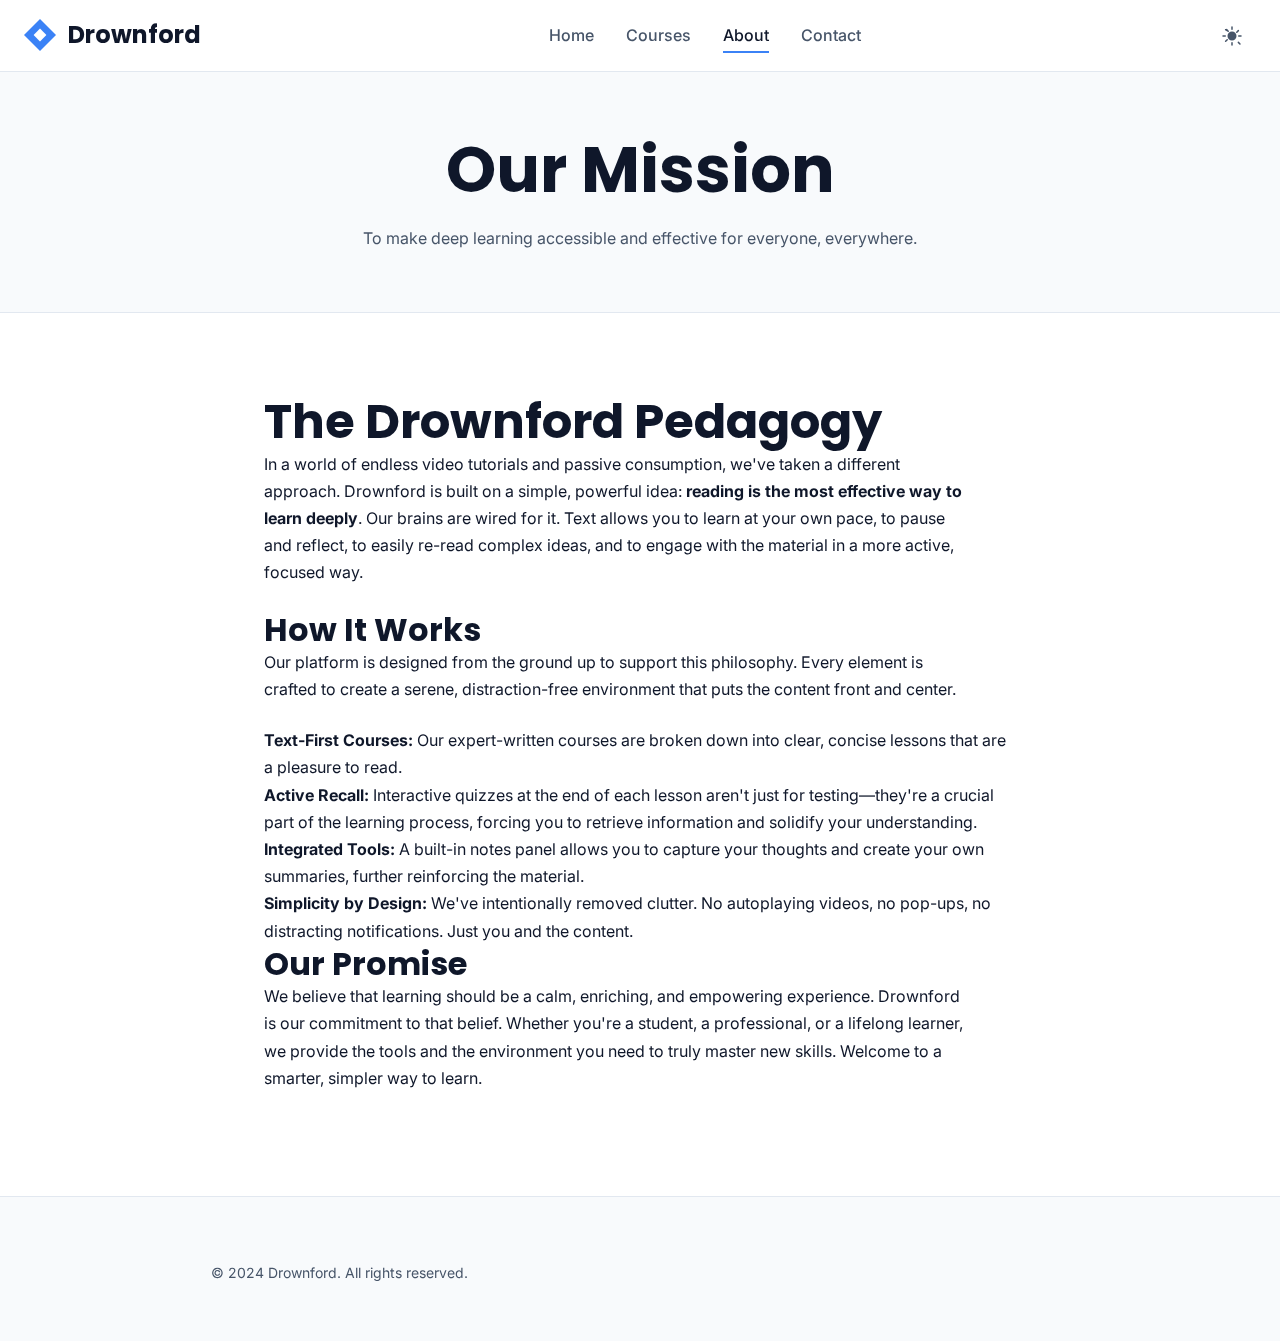
<file: about.html>
<!DOCTYPE html>
<html lang="en" data-theme="light">
<head>
    <meta charset="UTF-8">
    <meta name="viewport" content="width=device-width, initial-scale=1.0">
    <title>About Us | Drownford</title>
    <meta name="description" content="Learn about the mission and pedagogy behind Drownford's unique learning experience.">
    
    <link rel="preconnect" href="https://fonts.googleapis.com">
    <link rel="preconnect" href="https://fonts.gstatic.com" crossorigin>
    <link href="https://fonts.googleapis.com/css2?family=Inter:wght@400;500;700;800&family=Poppins:wght@600;700&display=swap" rel="stylesheet">
    
    <link rel="stylesheet" href="./assets/css/styles.css">
    <script src="./assets/js/app.js" defer></script>
</head>
<body>
    <header class="site-header sticky">
        <div class="container header-container">
            <a href="./index.html" class="logo" aria-label="Drownford Home">
                <svg width="32" height="32" viewBox="0 0 32 32" fill="none" xmlns="http://www.w3.org/2000/svg" role="img" aria-hidden="true"><path d="M16 0L32 16L16 32L0 16L16 0Z" fill="var(--primary)"/><path d="M16.0002 9.6001L22.4002 16.0001L16.0002 22.4001L9.6002 16.0001L16.0002 9.6001Z" fill="white"/></svg>
                <span>Drownford</span>
            </a>
            <nav class="main-nav" aria-label="Main Navigation">
                <ul class="nav-list">
                    <li><a href="./index.html" class="nav-link">Home</a></li>
                    <li><a href="./courses.html" class="nav-link">Courses</a></li>
                    <li><a href="./about.html" class="nav-link active">About</a></li>
                    <li><a href="./contact.html" class="nav-link">Contact</a></li>
                </ul>
            </nav>
            <div class="header-actions">
                <button id="theme-toggle" class="btn btn-icon" aria-label="Toggle light/dark mode">
                    <svg class="sun" xmlns="http://www.w3.org/2000/svg" viewBox="0 0 24 24" fill="currentColor" aria-hidden="true"><path d="M12 2.25a.75.75 0 01.75.75v2.25a.75.75 0 01-1.5 0V3a.75.75 0 01.75-.75zM7.5 12a4.5 4.5 0 119 0 4.5 4.5 0 01-9 0zM18.894 6.106a.75.75 0 010 1.06l-1.591 1.592a.75.75 0 01-1.06-1.061l1.59-1.591a.75.75 0 011.06 0zM21.75 12a.75.75 0 01-.75.75h-2.25a.75.75 0 010-1.5h2.25a.75.75 0 01.75.75zM17.836 17.836a.75.75 0 011.06 0l1.591 1.591a.75.75 0 11-1.06 1.06l-1.591-1.59a.75.75 0 010-1.06zM12 21.75a.75.75 0 01-.75-.75v-2.25a.75.75 0 011.5 0v2.25a.75.75 0 01-.75.75zM5.106 17.836a.75.75 0 010-1.06l1.591-1.591a.75.75 0 111.061 1.06l-1.591 1.591a.75.75 0 01-1.06 0zM2.25 12a.75.75 0 01.75-.75h2.25a.75.75 0 010 1.5H3a.75.75 0 01-.75-.75zM6.106 5.106a.75.75 0 011.06 0l1.591 1.591a.75.75 0 01-1.06 1.061L5.106 6.167a.75.75 0 010-1.06z" /></svg>
                    <svg class="moon" xmlns="http://www.w3.org/2000/svg" viewBox="0 0 24 24" fill="currentColor" aria-hidden="true"><path fill-rule="evenodd" d="M9.528 1.718a.75.75 0 01.162.819A8.97 8.97 0 009 6a9 9 0 009 9 8.97 8.97 0 003.463-.69.75.75 0 01.981.98 10.503 10.503 0 01-9.694 6.46c-5.799 0-10.5-4.701-10.5-10.5 0-3.833 2.067-7.172 5.231-8.94a.75.75 0 01.819.162z" clip-rule="evenodd" /></svg>
                </button>
                <button class="btn btn-icon mobile-menu-toggle" aria-label="Open menu" aria-expanded="false">
                    <svg xmlns="http://www.w3.org/2000/svg" viewBox="0 0 24 24" width="24" height="24" fill="currentColor" aria-hidden="true"><path d="M3.75 6.75h16.5a.75.75 0 010 1.5H3.75a.75.75 0 010-1.5zM3.75 12h16.5a.75.75 0 010 1.5H3.75a.75.75 0 010-1.5zM3.75 17.25h16.5a.75.75 0 010 1.5H3.75a.75.75 0 010-1.5z"></path></svg>
                </button>
            </div>
        </div>
    </header>
    <div class="mobile-nav-panel" id="mobile-nav-panel"></div>

    <main>
        <section class="page-header">
            <div class="container">
                <h1>Our Mission</h1>
                <p>To make deep learning accessible and effective for everyone, everywhere.</p>
            </div>
        </section>

        <section class="section">
            <div class="container" style="max-width: 800px; margin: 0 auto;">
                <h2>The Drownford Pedagogy</h2>
                <p>In a world of endless video tutorials and passive consumption, we've taken a different approach. Drownford is built on a simple, powerful idea: <strong>reading is the most effective way to learn deeply</strong>. Our brains are wired for it. Text allows you to learn at your own pace, to pause and reflect, to easily re-read complex ideas, and to engage with the material in a more active, focused way.</p>
                
                <h3>How It Works</h3>
                <p>Our platform is designed from the ground up to support this philosophy. Every element is crafted to create a serene, distraction-free environment that puts the content front and center.</p>
                <ul>
                    <li><strong>Text-First Courses:</strong> Our expert-written courses are broken down into clear, concise lessons that are a pleasure to read.</li>
                    <li><strong>Active Recall:</strong> Interactive quizzes at the end of each lesson aren't just for testing—they're a crucial part of the learning process, forcing you to retrieve information and solidify your understanding.</li>
                    <li><strong>Integrated Tools:</strong> A built-in notes panel allows you to capture your thoughts and create your own summaries, further reinforcing the material.</li>
                    <li><strong>Simplicity by Design:</strong> We've intentionally removed clutter. No autoplaying videos, no pop-ups, no distracting notifications. Just you and the content.</li>
                </ul>

                <h3>Our Promise</h3>
                <p>We believe that learning should be a calm, enriching, and empowering experience. Drownford is our commitment to that belief. Whether you're a student, a professional, or a lifelong learner, we provide the tools and the environment you need to truly master new skills. Welcome to a smarter, simpler way to learn.</p>
            </div>
        </section>
    </main>

    <footer class="site-footer">
        <div class="container">
            <div class="footer-bottom" style="border: none; padding-top: 0;">
                <p>&copy; 2024 Drownford. All rights reserved.</p>
            </div>
        </div>
    </footer>
    <div id="toast-container"></div>
</body>
</html>
</file>
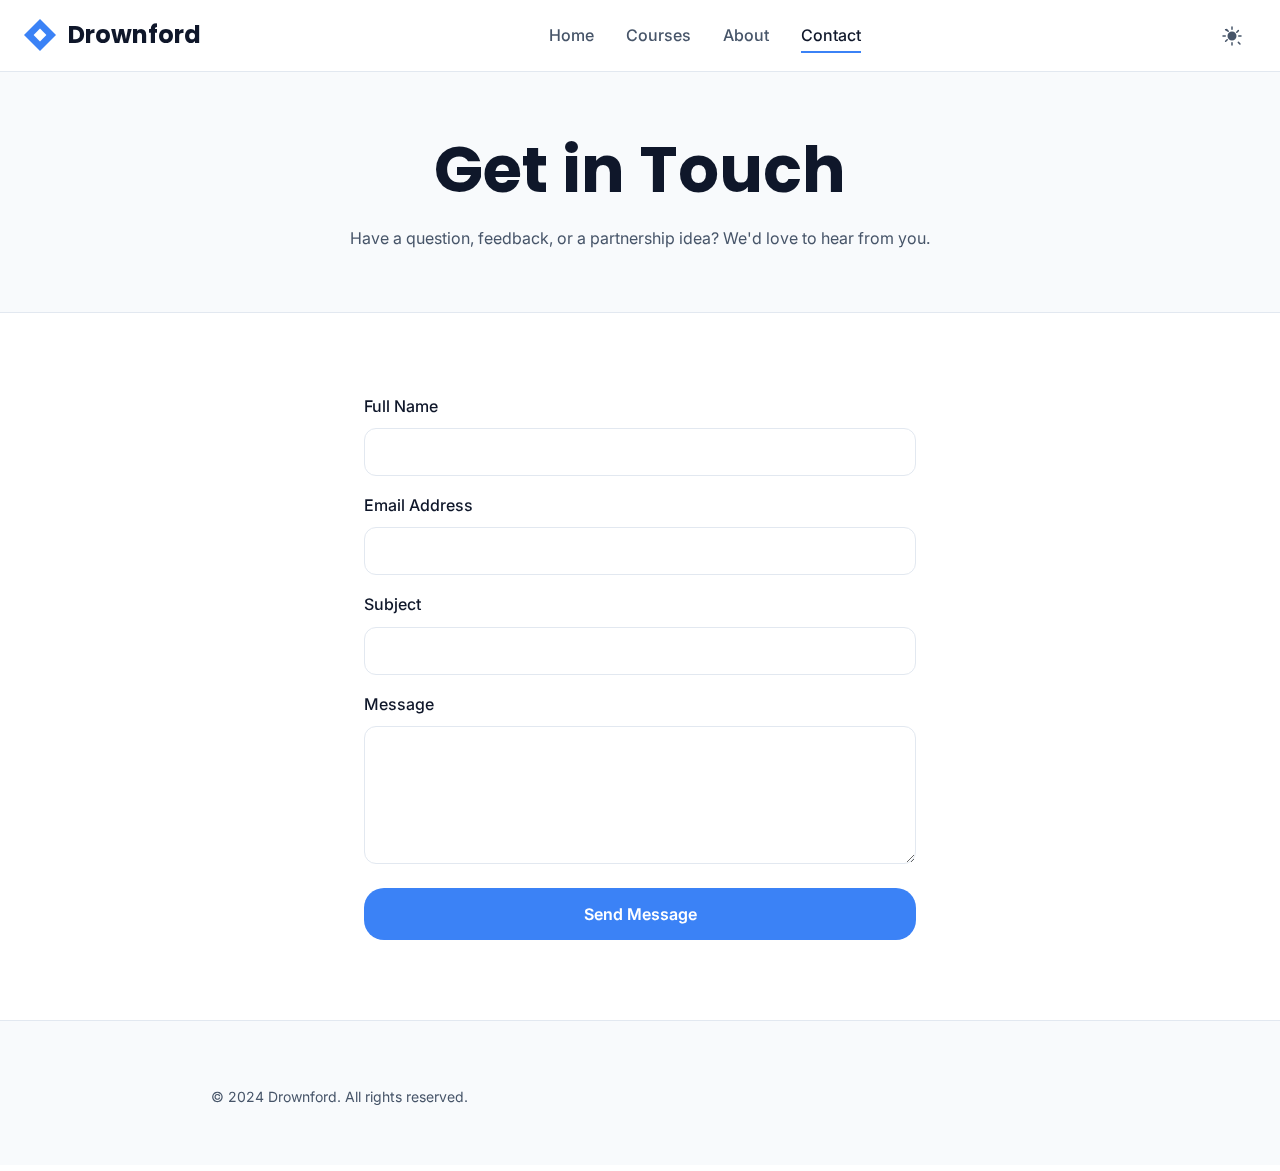
<file: contact.html>
<!DOCTYPE html>
<html lang="en" data-theme="light">
<head>
    <meta charset="UTF-8">
    <meta name="viewport" content="width=device-width, initial-scale=1.0">
    <title>Contact Us | Drownford</title>
    <meta name="description" content="Get in touch with the Drownford team. We'd love to hear from you.">
    
    <link rel="preconnect" href="https://fonts.googleapis.com">
    <link rel="preconnect" href="https://fonts.gstatic.com" crossorigin>
    <link href="https://fonts.googleapis.com/css2?family=Inter:wght@400;500;700;800&family=Poppins:wght@600;700&display=swap" rel="stylesheet">
    
    <link rel="stylesheet" href="./assets/css/styles.css">
    <script src="./assets/js/app.js" defer></script>
</head>
<body>
    <header class="site-header sticky">
        <div class="container header-container">
            <a href="./index.html" class="logo" aria-label="Drownford Home">
                <svg width="32" height="32" viewBox="0 0 32 32" fill="none" xmlns="http://www.w3.org/2000/svg" role="img" aria-hidden="true"><path d="M16 0L32 16L16 32L0 16L16 0Z" fill="var(--primary)"/><path d="M16.0002 9.6001L22.4002 16.0001L16.0002 22.4001L9.6002 16.0001L16.0002 9.6001Z" fill="white"/></svg>
                <span>Drownford</span>
            </a>
            <nav class="main-nav" aria-label="Main Navigation">
                <ul class="nav-list">
                    <li><a href="./index.html" class="nav-link">Home</a></li>
                    <li><a href="./courses.html" class="nav-link">Courses</a></li>
                    <li><a href="./about.html" class="nav-link">About</a></li>
                    <li><a href="./contact.html" class="nav-link active">Contact</a></li>
                </ul>
            </nav>
            <div class="header-actions">
                <button id="theme-toggle" class="btn btn-icon" aria-label="Toggle light/dark mode">
                    <svg class="sun" xmlns="http://www.w3.org/2000/svg" viewBox="0 0 24 24" fill="currentColor" aria-hidden="true"><path d="M12 2.25a.75.75 0 01.75.75v2.25a.75.75 0 01-1.5 0V3a.75.75 0 01.75-.75zM7.5 12a4.5 4.5 0 119 0 4.5 4.5 0 01-9 0zM18.894 6.106a.75.75 0 010 1.06l-1.591 1.592a.75.75 0 01-1.06-1.061l1.59-1.591a.75.75 0 011.06 0zM21.75 12a.75.75 0 01-.75.75h-2.25a.75.75 0 010-1.5h2.25a.75.75 0 01.75.75zM17.836 17.836a.75.75 0 011.06 0l1.591 1.591a.75.75 0 11-1.06 1.06l-1.591-1.59a.75.75 0 010-1.06zM12 21.75a.75.75 0 01-.75-.75v-2.25a.75.75 0 011.5 0v2.25a.75.75 0 01-.75.75zM5.106 17.836a.75.75 0 010-1.06l1.591-1.591a.75.75 0 111.061 1.06l-1.591 1.591a.75.75 0 01-1.06 0zM2.25 12a.75.75 0 01.75-.75h2.25a.75.75 0 010 1.5H3a.75.75 0 01-.75-.75zM6.106 5.106a.75.75 0 011.06 0l1.591 1.591a.75.75 0 01-1.06 1.061L5.106 6.167a.75.75 0 010-1.06z" /></svg>
                    <svg class="moon" xmlns="http://www.w3.org/2000/svg" viewBox="0 0 24 24" fill="currentColor" aria-hidden="true"><path fill-rule="evenodd" d="M9.528 1.718a.75.75 0 01.162.819A8.97 8.97 0 009 6a9 9 0 009 9 8.97 8.97 0 003.463-.69.75.75 0 01.981.98 10.503 10.503 0 01-9.694 6.46c-5.799 0-10.5-4.701-10.5-10.5 0-3.833 2.067-7.172 5.231-8.94a.75.75 0 01.819.162z" clip-rule="evenodd" /></svg>
                </button>
                <button class="btn btn-icon mobile-menu-toggle" aria-label="Open menu" aria-expanded="false">
                    <svg xmlns="http://www.w3.org/2000/svg" viewBox="0 0 24 24" width="24" height="24" fill="currentColor" aria-hidden="true"><path d="M3.75 6.75h16.5a.75.75 0 010 1.5H3.75a.75.75 0 010-1.5zM3.75 12h16.5a.75.75 0 010 1.5H3.75a.75.75 0 010-1.5zM3.75 17.25h16.5a.75.75 0 010 1.5H3.75a.75.75 0 010-1.5z"></path></svg>
                </button>
            </div>
        </div>
    </header>
    <div class="mobile-nav-panel" id="mobile-nav-panel"></div>

    <main>
        <section class="page-header">
            <div class="container">
                <h1>Get in Touch</h1>
                <p>Have a question, feedback, or a partnership idea? We'd love to hear from you.</p>
            </div>
        </section>

        <section class="section">
            <div class="container" style="max-width: 600px; margin: 0 auto;">
                <form id="contact-form" novalidate>
                    <div class="form-group">
                        <label for="name" class="form-label">Full Name</label>
                        <input type="text" id="name" name="name" class="form-input" required>
                        <div class="form-error">Please enter your name.</div>
                    </div>
                    <div class="form-group">
                        <label for="email" class="form-label">Email Address</label>
                        <input type="email" id="email" name="email" class="form-input" required>
                        <div class="form-error">Please enter a valid email address.</div>
                    </div>
                    <div class="form-group">
                        <label for="subject" class="form-label">Subject</label>
                        <input type="text" id="subject" name="subject" class="form-input" required>
                        <div class="form-error">Please enter a subject.</div>
                    </div>
                    <div class="form-group">
                        <label for="message" class="form-label">Message</label>
                        <textarea id="message" name="message" class="form-input" rows="6" required></textarea>
                        <div class="form-error">Please enter your message.</div>
                    </div>
                    <button type="submit" class="btn btn-primary" style="width: 100%;">Send Message</button>
                </form>
            </div>
        </section>
    </main>

    <footer class="site-footer">
        <div class="container">
            <div class="footer-bottom" style="border: none; padding-top: 0;">
                <p>&copy; 2024 Drownford. All rights reserved.</p>
            </div>
        </div>
    </footer>
    <div id="toast-container"></div>
</body>
</html>
</file>
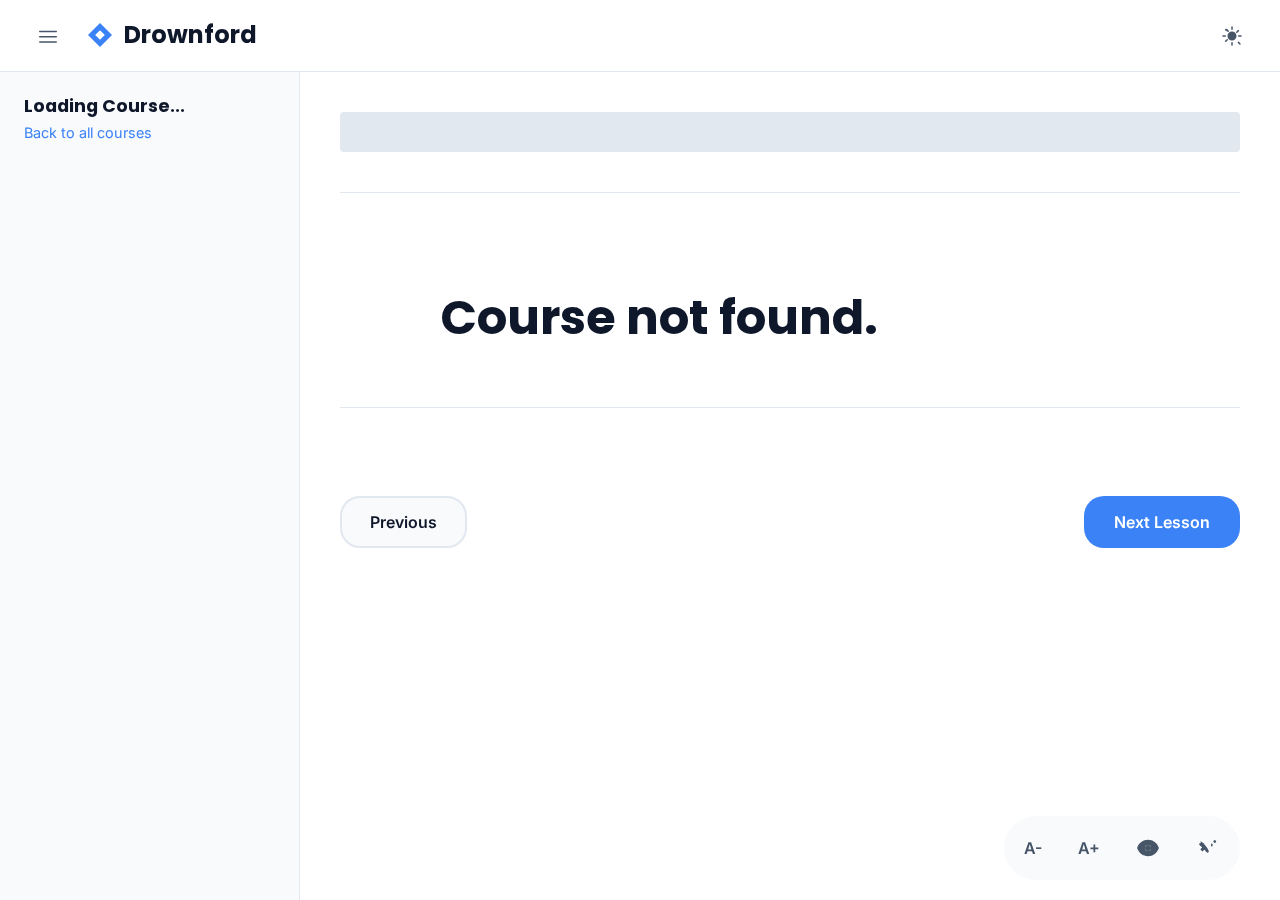
<file: course.html>
<!DOCTYPE html>
<html lang="en" data-theme="light">
<head>
    <meta charset="UTF-8">
    <meta name="viewport" content="width=device-width, initial-scale=1.0">
    <title>Course Reader | Drownford</title>
    <meta name="description" content="Engage in a distraction-free learning experience.">
    
    <link rel="preconnect" href="https://fonts.googleapis.com">
    <link rel="preconnect" href="https://fonts.gstatic.com" crossorigin>
    <link href="https://fonts.googleapis.com/css2?family=Inter:wght@400;500;700;800&family=Poppins:wght@600;700&display=swap" rel="stylesheet">
    
    <link rel="stylesheet" href="./assets/css/styles.css">
    <script src="./assets/js/app.js" defer></script>
</head>
<body class="course-reader-page">
    <div id="reading-progress-bar"></div>
    <header class="site-header sticky">
        <div class="container header-container">
            <div style="display: flex; align-items: center; gap: 16px;">
                <button class="btn btn-icon" id="sidebar-toggle" aria-label="Toggle lesson sidebar">
                    <svg xmlns="http://www.w3.org/2000/svg" viewBox="0 0 24 24" fill="currentColor" width="24" height="24"><path d="M3.75 6.75h16.5a.75.75 0 010 1.5H3.75a.75.75 0 010-1.5zM3.75 12h16.5a.75.75 0 010 1.5H3.75a.75.75 0 010-1.5zM3.75 17.25h16.5a.75.75 0 010 1.5H3.75a.75.75 0 010-1.5z"></path></svg>
                </button>
                <a href="./courses.html" class="logo" aria-label="Back to Courses">
                    <svg width="24" height="24" viewBox="0 0 32 32" fill="none" xmlns="http://www.w3.org/2000/svg" role="img" aria-hidden="true"><path d="M16 0L32 16L16 32L0 16L16 0Z" fill="var(--primary)"/><path d="M16.0002 9.6001L22.4002 16.0001L16.0002 22.4001L9.6002 16.0001L16.0002 9.6001Z" fill="white"/></svg>
                    <span class="hidden-mobile">Drownford</span>
                </a>
            </div>
            <div class="header-actions">
                <button id="theme-toggle" class="btn btn-icon" aria-label="Toggle light/dark mode">
                    <svg class="sun" xmlns="http://www.w3.org/2000/svg" viewBox="0 0 24 24" fill="currentColor" aria-hidden="true"><path d="M12 2.25a.75.75 0 01.75.75v2.25a.75.75 0 01-1.5 0V3a.75.75 0 01.75-.75zM7.5 12a4.5 4.5 0 119 0 4.5 4.5 0 01-9 0zM18.894 6.106a.75.75 0 010 1.06l-1.591 1.592a.75.75 0 01-1.06-1.061l1.59-1.591a.75.75 0 011.06 0zM21.75 12a.75.75 0 01-.75.75h-2.25a.75.75 0 010-1.5h2.25a.75.75 0 01.75.75zM17.836 17.836a.75.75 0 011.06 0l1.591 1.591a.75.75 0 11-1.06 1.06l-1.591-1.59a.75.75 0 010-1.06zM12 21.75a.75.75 0 01-.75-.75v-2.25a.75.75 0 011.5 0v2.25a.75.75 0 01-.75.75zM5.106 17.836a.75.75 0 010-1.06l1.591-1.591a.75.75 0 111.061 1.06l-1.591 1.591a.75.75 0 01-1.06 0zM2.25 12a.75.75 0 01.75-.75h2.25a.75.75 0 010 1.5H3a.75.75 0 01-.75-.75zM6.106 5.106a.75.75 0 011.06 0l1.591 1.591a.75.75 0 01-1.06 1.061L5.106 6.167a.75.75 0 010-1.06z" /></svg>
                    <svg class="moon" xmlns="http://www.w3.org/2000/svg" viewBox="0 0 24 24" fill="currentColor" aria-hidden="true"><path fill-rule="evenodd" d="M9.528 1.718a.75.75 0 01.162.819A8.97 8.97 0 009 6a9 9 0 009 9 8.97 8.97 0 003.463-.69.75.75 0 01.981.98 10.503 10.503 0 01-9.694 6.46c-5.799 0-10.5-4.701-10.5-10.5 0-3.833 2.067-7.172 5.231-8.94a.75.75 0 01.819.162z" clip-rule="evenodd" /></svg>
                </button>
            </div>
        </div>
    </header>

    <div class="course-reader-layout">
        <aside class="course-sidebar" id="course-sidebar">
            <div class="course-sidebar-header">
                <h4 id="sidebar-course-title">Loading Course...</h4>
                <p><a href="./courses.html" class="link">Back to all courses</a></p>
            </div>
            <nav>
                <ul class="lesson-list" id="lesson-list">
                    <!-- Lessons populated by JS -->
                </ul>
            </nav>
        </aside>

        <main class="main-content-area" id="main-content-area">
            <article>
                <header class="reader-header" id="reader-header">
                    <!-- Header populated by JS -->
                    <div class="skeleton skeleton-line w-75" style="height: 2.5em; margin-bottom: 1em;"></div>
                    <div class="skeleton skeleton-line w-50"></div>
                </header>

                <div class="reader-content" id="reader-content">
                    <!-- Content populated by JS -->
                    <div class="skeleton skeleton-line"></div>
                    <div class="skeleton skeleton-line"></div>
                    <div class="skeleton skeleton-line w-75"></div>
                    <br>
                    <div class="skeleton skeleton-line"></div>
                    <div class="skeleton skeleton-line w-50"></div>
                </div>

                <section class="quiz-section" id="quiz-section">
                    <!-- Quiz populated by JS -->
                </section>
            </article>
            
            <nav class="lesson-navigation" style="display: flex; justify-content: space-between; margin-top: 48px;">
                <button id="prev-lesson-btn" class="btn btn-secondary">Previous</button>
                <button id="next-lesson-btn" class="btn btn-primary">Next Lesson</button>
            </nav>
        </main>
    </div>

    <div class="reader-actions">
        <button id="font-size-decrease" class="btn btn-icon" aria-label="Decrease font size">A-</button>
        <button id="font-size-increase" class="btn btn-icon" aria-label="Increase font size">A+</button>
        <button id="focus-mode-toggle" class="btn btn-icon" aria-label="Toggle focus mode">
            <svg xmlns="http://www.w3.org/2000/svg" viewBox="0 0 24 24" fill="currentColor" width="24" height="24"><path d="M15 12a3 3 0 11-6 0 3 3 0 016 0z"></path><path fill-rule="evenodd" d="M1.323 11.447C2.811 6.976 7.028 3.75 12 3.75c4.97 0 9.185 3.223 10.675 7.69.12.362.12.752 0 1.113C21.185 17.024 16.97 20.25 12 20.25c-4.97 0-9.185-3.223-10.675-7.69a.962.962 0 010-1.113zM12 15a3 3 0 100-6 3 3 0 000 6z" clip-rule="evenodd"></path></svg>
        </button>
        <button id="notes-toggle" class="btn btn-icon" aria-label="Toggle notes panel">
            <svg xmlns="http://www.w3.org/2000/svg" viewBox="0 0 24 24" fill="currentColor" width="24" height="24"><path d="M5.055 7.06c-1.25-.714-2.554 1.158-1.544 2.022l1.01 1.011c.21.21.45.364.72.468l.27.102a.75.75 0 01.365 1.118l-1.075 1.076a.75.75 0 000 1.06l1.06 1.06a.75.75 0 001.06 0l1.076-1.075a.75.75 0 011.118.365l.102.27c.104.27.258.51.468.72l1.011 1.01c.864 1.01 2.736-.294 2.022-1.544l-1.028-1.886a25.13 25.13 0 00-3.15-4.444c-1.15-1.423-2.73-2.82-4.444-3.15L5.055 7.061z"></path><path d="M15.75 7.5a.75.75 0 01.75.75v1.5a.75.75 0 01-1.5 0v-1.5a.75.75 0 01.75-.75z"></path><path d="M18.232 4.232a.75.75 0 011.06 0l.708.707a.75.75 0 010 1.06l-.707.708a.75.75 0 01-1.06 0l-.708-.707a.75.75 0 010-1.06l.707-.707z"></path></svg>
        </button>
    </div>

    <aside class="notes-panel" id="notes-panel">
        <h4>My Notes</h4>
        <p style="font-size: 0.9rem; color: var(--text-secondary);">Your notes are saved automatically.</p>
        <textarea id="notes-textarea" class="form-input" placeholder="Start typing your notes for this lesson..."></textarea>
    </aside>

    <div id="toast-container"></div>
</body>
</html>
</file>
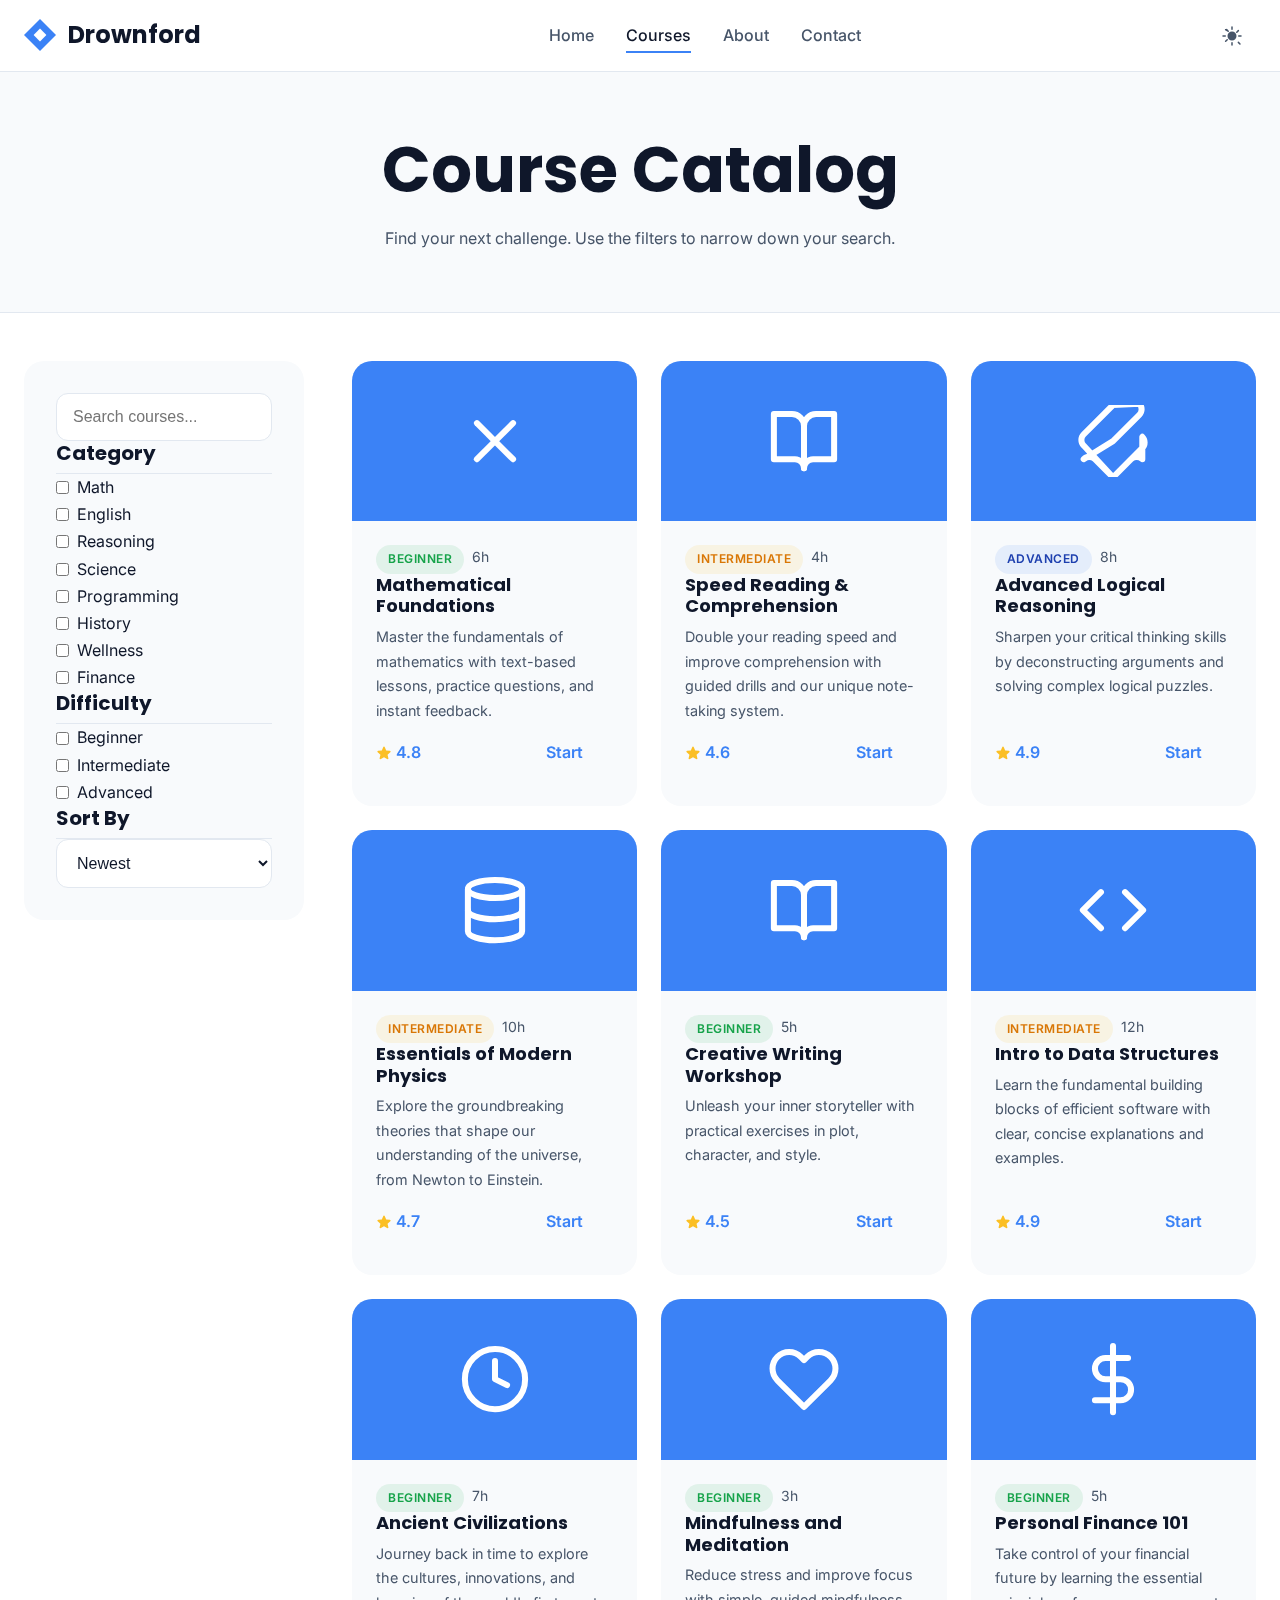
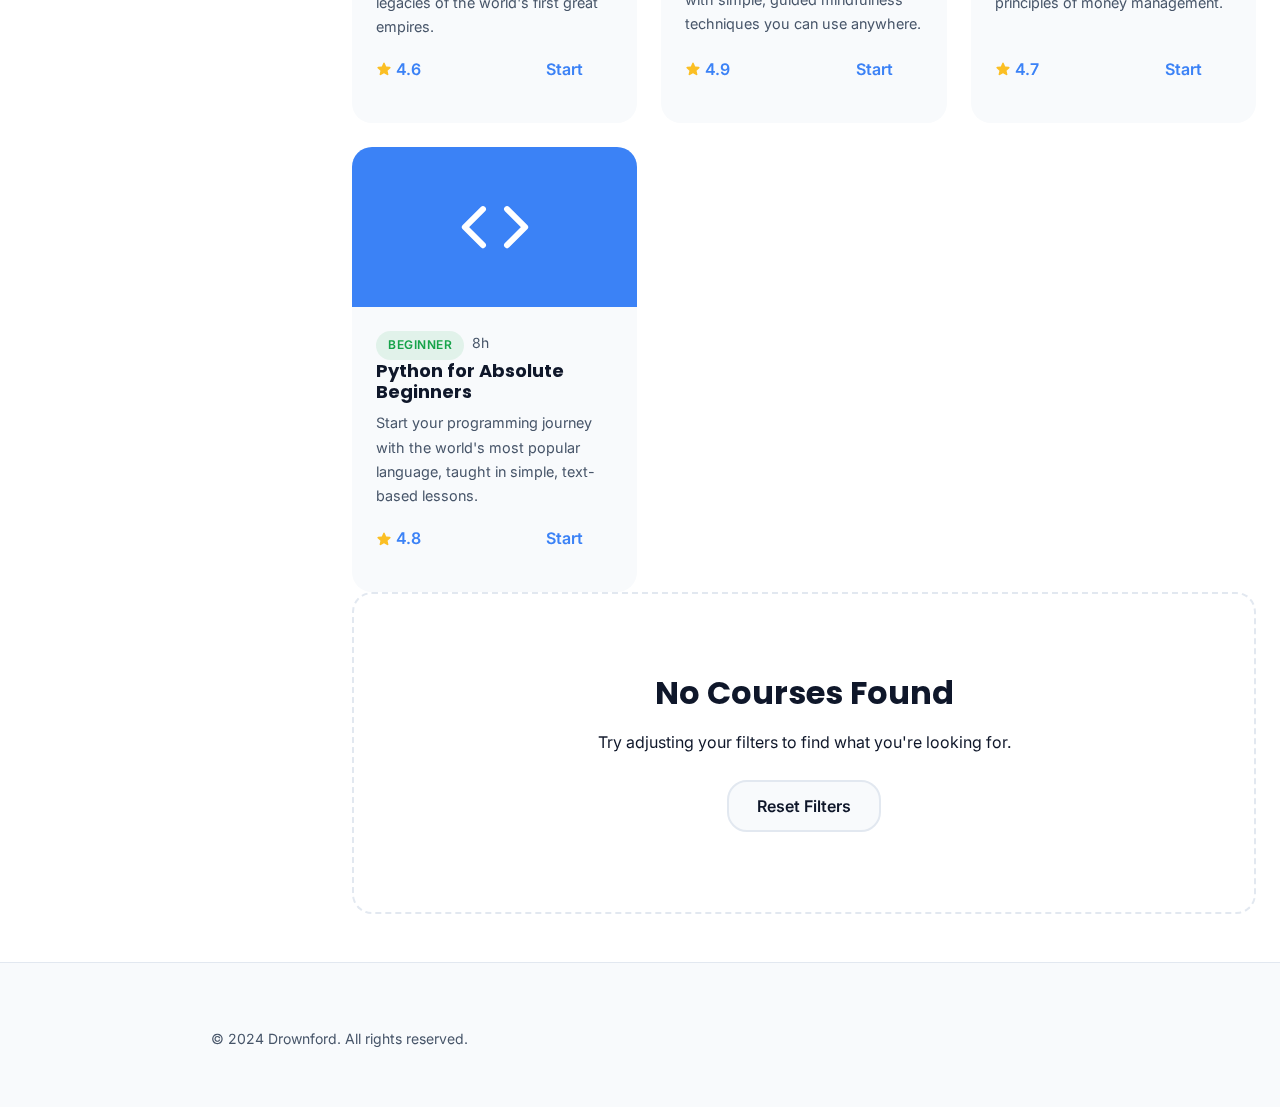
<file: courses.html>
<!DOCTYPE html>
<html lang="en" data-theme="light">
<head>
    <meta charset="UTF-8">
    <meta name="viewport" content="width=device-width, initial-scale=1.0">
    <title>All Courses | Drownford</title>
    <meta name="description" content="Browse all available courses on Drownford. Filter by category, difficulty, and more to find your next learning adventure.">
    
    <link rel="preconnect" href="https://fonts.googleapis.com">
    <link rel="preconnect" href="https://fonts.gstatic.com" crossorigin>
    <link href="https://fonts.googleapis.com/css2?family=Inter:wght@400;500;700;800&family=Poppins:wght@600;700&display=swap" rel="stylesheet">
    
    <link rel="stylesheet" href="./assets/css/styles.css">
    <script src="./assets/js/app.js" defer></script>
</head>
<body>
    <header class="site-header sticky">
        <div class="container header-container">
            <a href="./index.html" class="logo" aria-label="Drownford Home">
                <svg width="32" height="32" viewBox="0 0 32 32" fill="none" xmlns="http://www.w3.org/2000/svg" role="img" aria-hidden="true"><path d="M16 0L32 16L16 32L0 16L16 0Z" fill="var(--primary)"/><path d="M16.0002 9.6001L22.4002 16.0001L16.0002 22.4001L9.6002 16.0001L16.0002 9.6001Z" fill="white"/></svg>
                <span>Drownford</span>
            </a>
            <nav class="main-nav" aria-label="Main Navigation">
                <ul class="nav-list">
                    <li><a href="./index.html" class="nav-link">Home</a></li>
                    <li><a href="./courses.html" class="nav-link active">Courses</a></li>
                    <li><a href="./about.html" class="nav-link">About</a></li>
                    <li><a href="./contact.html" class="nav-link">Contact</a></li>
                </ul>
            </nav>
            <div class="header-actions">
                <button id="theme-toggle" class="btn btn-icon" aria-label="Toggle light/dark mode">
                    <svg class="sun" xmlns="http://www.w3.org/2000/svg" viewBox="0 0 24 24" fill="currentColor" aria-hidden="true"><path d="M12 2.25a.75.75 0 01.75.75v2.25a.75.75 0 01-1.5 0V3a.75.75 0 01.75-.75zM7.5 12a4.5 4.5 0 119 0 4.5 4.5 0 01-9 0zM18.894 6.106a.75.75 0 010 1.06l-1.591 1.592a.75.75 0 01-1.06-1.061l1.59-1.591a.75.75 0 011.06 0zM21.75 12a.75.75 0 01-.75.75h-2.25a.75.75 0 010-1.5h2.25a.75.75 0 01.75.75zM17.836 17.836a.75.75 0 011.06 0l1.591 1.591a.75.75 0 11-1.06 1.06l-1.591-1.59a.75.75 0 010-1.06zM12 21.75a.75.75 0 01-.75-.75v-2.25a.75.75 0 011.5 0v2.25a.75.75 0 01-.75.75zM5.106 17.836a.75.75 0 010-1.06l1.591-1.591a.75.75 0 111.061 1.06l-1.591 1.591a.75.75 0 01-1.06 0zM2.25 12a.75.75 0 01.75-.75h2.25a.75.75 0 010 1.5H3a.75.75 0 01-.75-.75zM6.106 5.106a.75.75 0 011.06 0l1.591 1.591a.75.75 0 01-1.06 1.061L5.106 6.167a.75.75 0 010-1.06z" /></svg>
                    <svg class="moon" xmlns="http://www.w3.org/2000/svg" viewBox="0 0 24 24" fill="currentColor" aria-hidden="true"><path fill-rule="evenodd" d="M9.528 1.718a.75.75 0 01.162.819A8.97 8.97 0 009 6a9 9 0 009 9 8.97 8.97 0 003.463-.69.75.75 0 01.981.98 10.503 10.503 0 01-9.694 6.46c-5.799 0-10.5-4.701-10.5-10.5 0-3.833 2.067-7.172 5.231-8.94a.75.75 0 01.819.162z" clip-rule="evenodd" /></svg>
                </button>
                <button class="btn btn-icon mobile-menu-toggle" aria-label="Open menu" aria-expanded="false">
                    <svg xmlns="http://www.w3.org/2000/svg" viewBox="0 0 24 24" width="24" height="24" fill="currentColor" aria-hidden="true"><path d="M3.75 6.75h16.5a.75.75 0 010 1.5H3.75a.75.75 0 010-1.5zM3.75 12h16.5a.75.75 0 010 1.5H3.75a.75.75 0 010-1.5zM3.75 17.25h16.5a.75.75 0 010 1.5H3.75a.75.75 0 010-1.5z"></path></svg>
                </button>
            </div>
        </div>
    </header>
    <div class="mobile-nav-panel" id="mobile-nav-panel"></div>

    <main>
        <section class="page-header">
            <div class="container">
                <h1>Course Catalog</h1>
                <p>Find your next challenge. Use the filters to narrow down your search.</p>
            </div>
        </section>

        <div class="container courses-layout">
            <aside class="filters-sidebar">
                <form id="filters-form">
                    <div class="filter-group">
                        <div class="form-group">
                            <label for="search" class="sr-only">Search Courses</label>
                            <input type="search" id="search" name="search" class="form-input" placeholder="Search courses...">
                        </div>
                    </div>
                    <div class="filter-group">
                        <h4>Category</h4>
                        <div id="category-filters">
                            <!-- Categories will be populated by JS -->
                        </div>
                    </div>
                    <div class="filter-group">
                        <h4>Difficulty</h4>
                        <div id="difficulty-filters">
                            <div class="form-group">
                                <label><input type="checkbox" name="difficulty" value="Beginner"> Beginner</label>
                            </div>
                            <div class="form-group">
                                <label><input type="checkbox" name="difficulty" value="Intermediate"> Intermediate</label>
                            </div>
                            <div class="form-group">
                                <label><input type="checkbox" name="difficulty" value="Advanced"> Advanced</label>
                            </div>
                        </div>
                    </div>
                    <div class="filter-group">
                        <h4>Sort By</h4>
                        <div class="form-group">
                            <select id="sort" name="sort" class="form-input">
                                <option value="newest">Newest</option>
                                <option value="popular">Popularity</option>
                                <option value="title-asc">Title (A-Z)</option>
                                <option value="title-desc">Title (Z-A)</option>
                            </select>
                        </div>
                    </div>
                </form>
            </aside>
            <div class="courses-main">
                <div class="courses-grid" id="all-courses-grid">
                    <!-- Skeleton loaders -->
                    <div class="course-card skeleton-card" aria-hidden="true"><div class="card-hero skeleton"></div><div class="card-content"><div class="skeleton skeleton-line w-75"></div><div class="skeleton skeleton-line w-50"></div><div class="skeleton skeleton-line"></div><div class="skeleton skeleton-line"></div></div></div>
                    <div class="course-card skeleton-card" aria-hidden="true"><div class="card-hero skeleton"></div><div class="card-content"><div class="skeleton skeleton-line w-75"></div><div class="skeleton skeleton-line w-50"></div><div class="skeleton skeleton-line"></div><div class="skeleton skeleton-line"></div></div></div>
                    <div class="course-card skeleton-card" aria-hidden="true"><div class="card-hero skeleton"></div><div class="card-content"><div class="skeleton skeleton-line w-75"></div><div class="skeleton skeleton-line w-50"></div><div class="skeleton skeleton-line"></div><div class="skeleton skeleton-line"></div></div></div>
                    <div class="course-card skeleton-card" aria-hidden="true"><div class="card-hero skeleton"></div><div class="card-content"><div class="skeleton skeleton-line w-75"></div><div class="skeleton skeleton-line w-50"></div><div class="skeleton skeleton-line"></div><div class="skeleton skeleton-line"></div></div></div>
                    <div class="course-card skeleton-card" aria-hidden="true"><div class="card-hero skeleton"></div><div class="card-content"><div class="skeleton skeleton-line w-75"></div><div class="skeleton skeleton-line w-50"></div><div class="skeleton skeleton-line"></div><div class="skeleton skeleton-line"></div></div></div>
                    <div class="course-card skeleton-card" aria-hidden="true"><div class="card-hero skeleton"></div><div class="card-content"><div class="skeleton skeleton-line w-75"></div><div class="skeleton skeleton-line w-50"></div><div class="skeleton skeleton-line"></div><div class="skeleton skeleton-line"></div></div></div>
                </div>
                <div id="empty-state" class="hidden">
                    <h3>No Courses Found</h3>
                    <p>Try adjusting your filters to find what you're looking for.</p>
                    <button id="reset-filters" class="btn btn-secondary">Reset Filters</button>
                </div>
            </div>
        </div>
    </main>
    <footer class="site-footer">
        <div class="container">
            <div class="footer-bottom" style="border: none; padding-top: 0;">
                <p>&copy; 2024 Drownford. All rights reserved.</p>
            </div>
        </div>
    </footer>
    <div id="toast-container"></div>
</body>
</html>
</file>
<file: assets/css/styles.css>
/* Drownford Stylesheet | assets/css/styles.css */

/*--------------------------------------------------------------
# Table of Contents
--------------------------------------------------------------
1.  CSS Variables (Root)
2.  Resets & Base Styles
3.  Accessibility & Reduced Motion
4.  Typography
5.  Layout & Container
6.  Header & Navigation
7.  Footer
8.  Buttons & Links
9.  Forms & Inputs
10. Cards (Course, Feature)
11. Components (Badges, Modals, Toasts, etc.)
12. Page-Specific: Home
13. Page-Specific: Courses (Catalog)
14. Page-Specific: Course (Reader)
15. Page-Specific: About & Contact
16. Animations & Transitions
17. Dark Theme
18. Media Queries (Responsive Design)
--------------------------------------------------------------*/

/* 1. CSS Variables (Root) */
:root {
    --primary: #3B82F6;
    --primary-dark: #1E40AF;
    --accent: #22C55E;
    --accent-dark: #16A34A;

    /* Light Theme */
    --bg-light: #FFFFFF;
    --bg-soft: #F8FAFC; /* For panels, cards */
    --bg-header: rgba(255, 255, 255, 0.8);
    --text-primary: #0F172A;
    --text-secondary: #475569;
    --border-color: #E2E8F0;
    --shadow-color: 220 13% 69%;
    
    /* Dark Theme is defined below in its own section */

    /* Typography */
    --font-heading: 'Poppins', 'Inter', system-ui, sans-serif;
    --font-body: 'Inter', 'Nunito', system-ui, sans-serif;
    --line-height-body: 1.7;
    --reading-max-width: 70ch;

    /* Sizing & Spacing */
    --border-radius: 20px;
    --spacing-unit: 8px;
    --header-height: 72px;
    --transition-speed: 0.3s;
}

/* 2. Resets & Base Styles */
*,
*::before,
*::after {
    box-sizing: border-box;
    margin: 0;
    padding: 0;
}

html {
    scroll-behavior: smooth;
    font-size: 100%; /* 16px */
    -webkit-font-smoothing: antialiased;
    -moz-osx-font-smoothing: grayscale;
    text-rendering: optimizeLegibility;
}

body {
    background-color: var(--bg-light);
    color: var(--text-primary);
    font-family: var(--font-body);
    line-height: var(--line-height-body);
    min-height: 100vh;
    display: flex;
    flex-direction: column;
}

main {
    flex-grow: 1;
}

img, svg {
    max-width: 100%;
    height: auto;
    display: block;
}

ul {
    list-style: none;
}

a {
    color: var(--primary);
    text-decoration: none;
    transition: color var(--transition-speed) ease;
}

a:hover {
    color: var(--primary-dark);
}

/* 3. Accessibility & Reduced Motion */
:focus-visible {
    outline: 3px solid var(--primary);
    outline-offset: 4px;
    border-radius: 4px;
}

.sr-only {
    position: absolute;
    width: 1px;
    height: 1px;
    padding: 0;
    margin: -1px;
    overflow: hidden;
    clip: rect(0, 0, 0, 0);
    white-space: nowrap;
    border-width: 0;
}

@media (prefers-reduced-motion: reduce) {
    html {
        scroll-behavior: auto;
    }
    *,
    *::before,
    *::after {
        animation-duration: 0.01ms !important;
        animation-iteration-count: 1 !important;
        transition-duration: 0.01ms !important;
        scroll-behavior: auto !important;
    }
}

/* 4. Typography */
h1, h2, h3, h4, h5, h6 {
    font-family: var(--font-heading);
    font-weight: 700;
    line-height: 1.2;
    color: var(--text-primary);
}

h1 { font-size: clamp(2.5rem, 5vw, 4rem); }
h2 { font-size: clamp(2rem, 4vw, 3rem); }
h3 { font-size: clamp(1.5rem, 3vw, 2rem); }
h4 { font-size: 1.25rem; }

p {
    margin-bottom: 1.5rem;
    max-width: var(--reading-max-width);
}

/* 5. Layout & Container */
.container {
    width: 100%;
    max-width: 1280px;
    margin-left: auto;
    margin-right: auto;
    padding-left: calc(var(--spacing-unit) * 3);
    padding-right: calc(var(--spacing-unit) * 3);
}

.section {
    padding-top: calc(var(--spacing-unit) * 10);
    padding-bottom: calc(var(--spacing-unit) * 10);
}

/* 6. Header & Navigation */
.site-header {
    height: var(--header-height);
    width: 100%;
    z-index: 1000;
}

.site-header.sticky {
    position: sticky;
    top: 0;
    background-color: var(--bg-header);
    backdrop-filter: saturate(180%) blur(10px);
    -webkit-backdrop-filter: saturate(180%) blur(10px);
    border-bottom: 1px solid var(--border-color);
    transition: background-color 0.3s ease, border-color 0.3s ease;
}

.header-container {
    height: 100%;
    display: flex;
    align-items: center;
    justify-content: space-between;
}

.logo {
    display: flex;
    align-items: center;
    gap: calc(var(--spacing-unit) * 1.5);
    font-family: var(--font-heading);
    font-weight: 700;
    font-size: 1.5rem;
    color: var(--text-primary);
}
.logo:hover { color: var(--text-primary); }

.main-nav {
    display: none; /* Mobile first */
}

.nav-list {
    display: flex;
    gap: calc(var(--spacing-unit) * 4);
}

.nav-link {
    font-weight: 500;
    color: var(--text-secondary);
    position: relative;
    padding: 8px 0;
}
.nav-link::after {
    content: '';
    position: absolute;
    bottom: 0;
    left: 0;
    width: 100%;
    height: 2px;
    background-color: var(--primary);
    transform: scaleX(0);
    transform-origin: right;
    transition: transform var(--transition-speed) ease;
}
.nav-link:hover::after,
.nav-link.active::after {
    transform: scaleX(1);
    transform-origin: left;
}
.nav-link.active {
    color: var(--text-primary);
}

.header-actions {
    display: flex;
    align-items: center;
    gap: var(--spacing-unit);
}

.mobile-menu-toggle {
    display: block;
    z-index: 1001;
}

/* Mobile Nav Panel */
.mobile-nav-panel {
    position: fixed;
    top: 0;
    right: 0;
    width: 100%;
    height: 100%;
    background-color: var(--bg-soft);
    transform: translateX(100%);
    transition: transform 0.4s cubic-bezier(0.23, 1, 0.32, 1);
    z-index: 999;
    display: flex;
    flex-direction: column;
    justify-content: center;
    align-items: center;
    padding: 40px;
}
.mobile-nav-panel.open {
    transform: translateX(0);
}
.mobile-nav-panel .nav-list {
    flex-direction: column;
    text-align: center;
    gap: 32px;
}
.mobile-nav-panel .nav-link {
    font-size: 2rem;
    font-weight: 700;
    font-family: var(--font-heading);
}

/* 7. Footer */
.site-footer {
    background-color: var(--bg-soft);
    color: var(--text-secondary);
    padding-top: calc(var(--spacing-unit) * 8);
    padding-bottom: calc(var(--spacing-unit) * 4);
    border-top: 1px solid var(--border-color);
}

.footer-grid {
    display: grid;
    grid-template-columns: repeat(2, 1fr);
    gap: calc(var(--spacing-unit) * 6);
    margin-bottom: calc(var(--spacing-unit) * 6);
}

.footer-column .logo { margin-bottom: var(--spacing-unit) * 2; }
.footer-column p { font-size: 0.9rem; max-width: 300px; }
.footer-column h4 { color: var(--text-primary); margin-bottom: var(--spacing-unit) * 2; }
.footer-links li { margin-bottom: var(--spacing-unit); }
.footer-links a { color: var(--text-secondary); }
.footer-links a:hover { color: var(--primary); }

.social-links {
    display: flex;
    gap: var(--spacing-unit) * 2;
    margin-top: var(--spacing-unit) * 2;
}
.social-links a svg {
    width: 24px;
    height: 24px;
    fill: var(--text-secondary);
    transition: fill var(--transition-speed) ease;
}
.social-links a:hover svg { fill: var(--primary); }

.footer-bottom {
    border-top: 1px solid var(--border-color);
    padding-top: calc(var(--spacing-unit) * 4);
    text-align: center;
    font-size: 0.875rem;
}

/* 8. Buttons & Links */
.btn {
    display: inline-flex;
    align-items: center;
    justify-content: center;
    gap: var(--spacing-unit);
    font-family: var(--font-body);
    font-weight: 600;
    font-size: 1rem;
    padding: 14px 28px;
    border-radius: var(--border-radius);
    border: 2px solid transparent;
    cursor: pointer;
    transition: all var(--transition-speed) ease;
    text-align: center;
    white-space: nowrap;
}

.btn-primary {
    background-color: var(--primary);
    color: white;
}
.btn-primary:hover {
    background-color: var(--primary-dark);
    transform: translateY(-2px);
    box-shadow: 0 10px 20px -5px hsla(var(--shadow-color), 0.3);
}

.btn-secondary {
    background-color: var(--bg-soft);
    color: var(--text-primary);
    border-color: var(--border-color);
}
.btn-secondary:hover {
    background-color: var(--border-color);
    border-color: var(--text-secondary);
}

.btn-ghost {
    background-color: transparent;
    color: var(--primary);
}
.btn-ghost:hover {
    background-color: hsla(217, 91%, 60%, 0.1);
}

.btn-icon {
    padding: 10px;
    background-color: transparent;
    color: var(--text-secondary);
}
.btn-icon:hover {
    color: var(--text-primary);
    background-color: var(--bg-soft);
}
.btn-icon svg { width: 24px; height: 24px; }

/* 9. Forms & Inputs */
.form-group {
    margin-bottom: calc(var(--spacing-unit) * 2);
}

.form-label {
    display: block;
    font-weight: 500;
    margin-bottom: var(--spacing-unit);
}

.form-input {
    width: 100%;
    padding: 14px 16px;
    border: 1px solid var(--border-color);
    border-radius: 12px;
    background-color: var(--bg-light);
    color: var(--text-primary);
    font-size: 1rem;
    transition: border-color var(--transition-speed) ease, box-shadow var(--transition-speed) ease;
}
.form-input:focus {
    outline: none;
    border-color: var(--primary);
    box-shadow: 0 0 0 3px hsla(217, 91%, 60%, 0.2);
}
.form-input.is-invalid {
    border-color: #EF4444;
}

.form-error {
    color: #EF4444;
    font-size: 0.875rem;
    margin-top: var(--spacing-unit);
    display: none;
}
.form-input.is-invalid + .form-error {
    display: block;
}

.newsletter-form {
    display: flex;
    gap: var(--spacing-unit);
}
.newsletter-form .form-input {
    flex-grow: 1;
}

/* 10. Cards (Course, Feature) */
.course-card {
    background-color: var(--bg-soft);
    border-radius: var(--border-radius);
    overflow: hidden;
    display: flex;
    flex-direction: column;
    box-shadow: 0 4px 6px -1px hsla(var(--shadow-color), 0.1), 0 2px 4px -2px hsla(var(--shadow-color), 0.1);
    transition: transform var(--transition-speed) ease, box-shadow var(--transition-speed) ease;
}
.course-card:hover {
    transform: translateY(-6px) rotate(-1deg);
    box-shadow: 0 20px 25px -5px hsla(var(--shadow-color), 0.1), 0 8px 10px -6px hsla(var(--shadow-color), 0.1);
}

.card-hero {
    aspect-ratio: 16 / 9;
    background-color: var(--primary);
    display: flex;
    align-items: center;
    justify-content: center;
    padding: 20px;
}
.card-hero svg {
    width: 60%;
    height: 60%;
    max-width: 100px;
    color: white;
}

.card-content {
    padding: calc(var(--spacing-unit) * 3);
    flex-grow: 1;
    display: flex;
    flex-direction: column;
}
.card-content h4 {
    margin-bottom: var(--spacing-unit);
    font-size: 1.125rem;
}
.card-meta {
    display: flex;
    flex-wrap: wrap;
    gap: var(--spacing-unit);
    margin-bottom: var(--spacing-unit) * 2;
    font-size: 0.875rem;
    color: var(--text-secondary);
}
.card-description {
    font-size: 0.9rem;
    color: var(--text-secondary);
    margin-bottom: var(--spacing-unit) * 3;
    flex-grow: 1;
}
.card-footer {
    display: flex;
    justify-content: space-between;
    align-items: center;
    margin-top: auto;
}
.rating {
    display: flex;
    align-items: center;
    gap: 4px;
    font-weight: 600;
}
.rating svg {
    width: 16px;
    height: 16px;
    color: #FBBF24;
}

.feature-card {
    background-color: var(--bg-soft);
    padding: calc(var(--spacing-unit) * 4);
    border-radius: var(--border-radius);
    text-align: center;
}
.feature-card-icon {
    display: inline-flex;
    padding: 16px;
    background-color: hsla(217, 91%, 60%, 0.1);
    color: var(--primary);
    border-radius: 50%;
    margin-bottom: var(--spacing-unit) * 2;
}
.feature-card-icon svg { width: 32px; height: 32px; }
.feature-card h4 { margin-bottom: var(--spacing-unit); }
.feature-card p { font-size: 0.9rem; color: var(--text-secondary); margin: 0; }

/* 11. Components (Badges, Modals, Toasts, etc.) */
.badge {
    display: inline-block;
    padding: 4px 12px;
    border-radius: 9999px;
    font-size: 0.75rem;
    font-weight: 600;
    text-transform: uppercase;
    letter-spacing: 0.5px;
}
.badge-blue { background-color: hsla(217, 91%, 60%, 0.1); color: var(--primary-dark); }
.badge-green { background-color: hsla(142, 69%, 40%, 0.1); color: var(--accent-dark); }
.badge-yellow { background-color: hsla(43, 98%, 52%, 0.1); color: #D97706; }

#reading-progress-bar {
    position: fixed;
    top: 0;
    left: 0;
    height: 4px;
    background-color: var(--primary);
    width: 0%;
    z-index: 2000;
    transition: width 0.1s linear;
}

/* Skeleton Loaders */
.skeleton {
    background-color: var(--border-color);
    border-radius: 4px;
    animation: skeleton-loading 1.5s infinite ease-in-out;
}
@keyframes skeleton-loading {
    0% { opacity: 0.5; }
    50% { opacity: 1; }
    100% { opacity: 0.5; }
}
.skeleton-card .card-hero { background-color: var(--border-color); }
.skeleton-card .skeleton-line { height: 1em; margin-bottom: 0.75em; }
.skeleton-card .w-75 { width: 75%; }
.skeleton-card .w-50 { width: 50%; }

/* Toast Notification */
.toast {
    position: fixed;
    bottom: 20px;
    left: 50%;
    transform: translate(-50%, 150%);
    background-color: var(--text-primary);
    color: var(--bg-light);
    padding: 16px 24px;
    border-radius: 12px;
    box-shadow: 0 10px 20px hsla(var(--shadow-color), 0.2);
    display: flex;
    align-items: center;
    gap: 12px;
    z-index: 9999;
    opacity: 0;
    transition: transform 0.5s cubic-bezier(0.23, 1, 0.32, 1), opacity 0.5s ease;
}
.toast.show {
    transform: translate(-50%, 0);
    opacity: 1;
}
.toast-icon { color: var(--accent); }
.toast-icon svg { width: 24px; height: 24px; }

/* 12. Page-Specific: Home */
.hero {
    background-color: #0B1020;
    color: #E2E8F0;
    text-align: center;
    padding: 120px 0;
    overflow: hidden;
    position: relative;
}
.hero::before {
    content: '';
    position: absolute;
    top: 0; left: 0; right: 0; bottom: 0;
    background: radial-gradient(circle, hsla(217, 91%, 60%, 0.15) 0%, transparent 60%);
    opacity: 0.5;
}
.hero-content {
    position: relative;
    z-index: 1;
}
.hero h1 {
    color: white;
    margin-bottom: var(--spacing-unit) * 3;
}
.hero .subtext {
    font-size: 1.25rem;
    max-width: 650px;
    margin: 0 auto calc(var(--spacing-unit) * 5) auto;
    color: #94A3B8;
}
.hero-actions {
    display: flex;
    justify-content: center;
    gap: var(--spacing-unit) * 2;
}
.hero-illustration {
    margin-top: calc(var(--spacing-unit) * 8);
    animation: float 6s ease-in-out infinite;
}
@keyframes float {
    0% { transform: translateY(0px); }
    50% { transform: translateY(-20px); }
    100% { transform: translateY(0px); }
}

.features-grid, .courses-grid {
    display: grid;
    grid-template-columns: 1fr;
    gap: calc(var(--spacing-unit) * 3);
}

.testimonials {
    background-color: var(--bg-soft);
}
.testimonial-strip {
    display: flex;
    gap: calc(var(--spacing-unit) * 4);
    overflow-x: auto;
    padding: 20px 0;
    scrollbar-width: none; /* Firefox */
}
.testimonial-strip::-webkit-scrollbar { display: none; } /* Chrome, Safari */
.testimonial-card {
    flex: 0 0 80%;
    max-width: 350px;
    background-color: var(--bg-light);
    padding: 24px;
    border-radius: var(--border-radius);
    box-shadow: 0 4px 6px -1px hsla(var(--shadow-color), 0.05);
}
.testimonial-card blockquote {
    font-style: italic;
    border-left: 3px solid var(--primary);
    padding-left: 16px;
    margin-bottom: 16px;
}
.testimonial-author {
    display: flex;
    align-items: center;
    gap: 12px;
}
.testimonial-author img {
    width: 48px;
    height: 48px;
    border-radius: 50%;
}
.author-info strong { display: block; }
.author-info span { font-size: 0.9rem; color: var(--text-secondary); }

.cta-section {
    background-color: var(--primary-dark);
    color: white;
    text-align: center;
}
.cta-section h2 { color: white; }
.cta-section p { color: #D1D5DB; margin: 16px auto 32px; }

/* 13. Page-Specific: Courses (Catalog) */
.page-header {
    padding: 60px 0;
    text-align: center;
    background-color: var(--bg-soft);
    border-bottom: 1px solid var(--border-color);
}
.page-header p {
    margin: 16px auto 0;
    color: var(--text-secondary);
}

.courses-layout {
    display: grid;
    grid-template-columns: 1fr;
    gap: calc(var(--spacing-unit) * 6);
    padding-top: calc(var(--spacing-unit) * 6);
    padding-bottom: calc(var(--spacing-unit) * 6);
}
.filters-sidebar {
    background-color: var(--bg-soft);
    padding: calc(var(--spacing-unit) * 4);
    border-radius: var(--border-radius);
    align-self: start;
    position: sticky;
    top: calc(var(--header-height) + 24px);
}
.filter-group h4 {
    margin-bottom: var(--spacing-unit) * 2;
    padding-bottom: var(--spacing-unit);
    border-bottom: 1px solid var(--border-color);
}
.filter-group .form-group {
    margin-bottom: var(--spacing-unit) * 1.5;
}
.filter-group label {
    display: flex;
    align-items: center;
    gap: 8px;
    font-weight: 400;
}

#empty-state {
    text-align: center;
    padding: 80px 20px;
    border: 2px dashed var(--border-color);
    border-radius: var(--border-radius);
}
#empty-state h3 { margin-bottom: 16px; }
#empty-state p { margin: 0 auto 24px; }

/* 14. Page-Specific: Course (Reader) */
.course-reader-layout {
    display: grid;
    grid-template-columns: 1fr;
    height: calc(100vh - var(--header-height));
}
.course-sidebar {
    background-color: var(--bg-soft);
    border-right: 1px solid var(--border-color);
    padding: 24px;
    overflow-y: auto;
    position: fixed;
    top: var(--header-height);
    left: 0;
    width: 300px;
    height: calc(100vh - var(--header-height));
    transform: translateX(-100%);
    transition: transform 0.4s ease;
    z-index: 900;
}
.course-sidebar.open {
    transform: translateX(0);
    box-shadow: 0 10px 30px hsla(var(--shadow-color), 0.2);
}
.course-sidebar-header {
    margin-bottom: 24px;
}
.course-sidebar-header h4 { font-size: 1.1rem; }
.course-sidebar-header p { font-size: 0.9rem; color: var(--text-secondary); margin: 4px 0 0; }
.lesson-list {
    display: flex;
    flex-direction: column;
    gap: 4px;
}
.lesson-item a {
    display: flex;
    align-items: center;
    gap: 12px;
    padding: 12px 16px;
    border-radius: 12px;
    color: var(--text-secondary);
    font-weight: 500;
}
.lesson-item a:hover {
    background-color: var(--border-color);
    color: var(--text-primary);
}
.lesson-item a.active {
    background-color: var(--primary);
    color: white;
}
.lesson-item a.completed .lesson-icon {
    color: var(--accent);
}
.lesson-item a.active .lesson-icon {
    color: white;
}
.lesson-icon {
    width: 20px;
    height: 20px;
    flex-shrink: 0;
}
.lesson-title { flex-grow: 1; }

.main-content-area {
    overflow-y: auto;
    padding: 40px;
    transition: margin-left 0.4s ease;
}
.main-content-area.sidebar-open {
    /* Prevents content from being hidden by sidebar on desktop */
}

.reader-header {
    border-bottom: 1px solid var(--border-color);
    padding-bottom: 24px;
    margin-bottom: 32px;
}
.reader-header .card-meta { margin: 12px 0; }
.progress-bar-container {
    width: 100%;
    height: 8px;
    background-color: var(--border-color);
    border-radius: 99px;
    overflow: hidden;
}
.progress-bar {
    height: 100%;
    width: 0%;
    background-color: var(--accent);
    border-radius: 99px;
    transition: width 0.5s ease;
}

.reader-content {
    max-width: var(--reading-max-width);
    margin: 0 auto;
}
.reader-content h2, .reader-content h3 {
    margin-top: 2em;
    margin-bottom: 1em;
}
.reader-content code {
    background-color: var(--bg-soft);
    padding: 2px 6px;
    border-radius: 6px;
    font-family: monospace;
}
.reader-content pre {
    background-color: var(--bg-soft);
    padding: 20px;
    border-radius: 12px;
    overflow-x: auto;
    margin-bottom: 24px;
}

.reader-actions {
    position: fixed;
    bottom: 20px;
    right: 20px;
    display: flex;
    gap: 12px;
    background-color: var(--bg-soft);
    padding: 8px;
    border-radius: 99px;
    box-shadow: 0 5px 20px hsla(var(--shadow-color), 0.2);
    z-index: 950;
}

.quiz-section {
    margin-top: 60px;
    padding-top: 40px;
    border-top: 1px solid var(--border-color);
}
.quiz-options {
    display: flex;
    flex-direction: column;
    gap: 16px;
    margin: 24px 0;
}
.quiz-option {
    display: block;
    padding: 16px;
    border: 2px solid var(--border-color);
    border-radius: 12px;
    cursor: pointer;
    transition: all 0.2s ease;
}
.quiz-option:hover {
    border-color: var(--primary);
    background-color: hsla(217, 91%, 60%, 0.05);
}
.quiz-option.selected {
    border-color: var(--primary);
    background-color: hsla(217, 91%, 60%, 0.1);
}
.quiz-option.correct {
    border-color: var(--accent);
    background-color: hsla(142, 69%, 40%, 0.1);
}
.quiz-option.incorrect {
    border-color: #EF4444;
    background-color: hsla(0, 84%, 60%, 0.1);
}
.quiz-feedback {
    margin-top: 16px;
    padding: 16px;
    border-radius: 12px;
    display: none;
}
.quiz-feedback.correct {
    background-color: hsla(142, 69%, 40%, 0.1);
    color: var(--accent-dark);
}
.quiz-feedback.incorrect {
    background-color: hsla(0, 84%, 60%, 0.1);
    color: #B91C1C;
}

.notes-panel {
    position: fixed;
    top: var(--header-height);
    right: 0;
    width: 320px;
    height: calc(100vh - var(--header-height));
    background-color: var(--bg-soft);
    border-left: 1px solid var(--border-color);
    padding: 24px;
    transform: translateX(100%);
    transition: transform 0.4s ease;
    z-index: 900;
}
.notes-panel.open {
    transform: translateX(0);
    box-shadow: 0 10px 30px hsla(var(--shadow-color), 0.2);
}
#notes-textarea {
    width: 100%;
    height: 300px;
    resize: vertical;
    margin-top: 16px;
}

/* 17. Dark Theme */
[data-theme="dark"] {
    --bg-light: #0B1020;
    --bg-soft: #1E293B;
    --bg-header: rgba(11, 16, 32, 0.8);
    --text-primary: #E2E8F0;
    --text-secondary: #94A3B8;
    --border-color: #334155;
    --shadow-color: 220 40% 2%;
}
[data-theme="dark"] a { color: #60A5FA; }
[data-theme="dark"] a:hover { color: #93C5FD; }
[data-theme="dark"] .btn-secondary {
    background-color: var(--bg-soft);
    color: var(--text-primary);
    border-color: var(--border-color);
}
[data-theme="dark"] .btn-secondary:hover {
    background-color: var(--border-color);
    border-color: var(--text-secondary);
}
[data-theme="dark"] .testimonial-card {
    background-color: #0B1020;
}
[data-theme="dark"] .quiz-option.correct { color: #A7F3D0; }
[data-theme="dark"] .quiz-option.incorrect { color: #FECACA; }
[data-theme="dark"] .quiz-feedback.correct { color: #A7F3D0; }
[data-theme="dark"] .quiz-feedback.incorrect { color: #FECACA; }

/* Theme toggle button icons */
#theme-toggle .moon { display: none; }
#theme-toggle .sun { display: block; }
[data-theme="dark"] #theme-toggle .moon { display: block; }
[data-theme="dark"] #theme-toggle .sun { display: none; }

/* 18. Media Queries (Responsive Design) */
@media (min-width: 768px) {
    .features-grid { grid-template-columns: repeat(2, 1fr); }
    .courses-grid { grid-template-columns: repeat(2, 1fr); }
    .footer-grid { grid-template-columns: repeat(4, 1fr); }
    .testimonial-card { flex-basis: 45%; }
    .courses-layout { grid-template-columns: 280px 1fr; }
}

@media (min-width: 1024px) {
    .mobile-menu-toggle { display: none; }
    .main-nav { display: block; }
    .features-grid { grid-template-columns: repeat(4, 1fr); }
    .courses-grid { grid-template-columns: repeat(3, 1fr); }
    .main-content-area.sidebar-open { margin-left: 300px; }
    .course-sidebar {
        transform: translateX(0);
        position: fixed;
        box-shadow: none;
    }
    .main-content-area {
        margin-left: 300px;
    }
    .reader-actions { right: 40px; }
}
</file>
